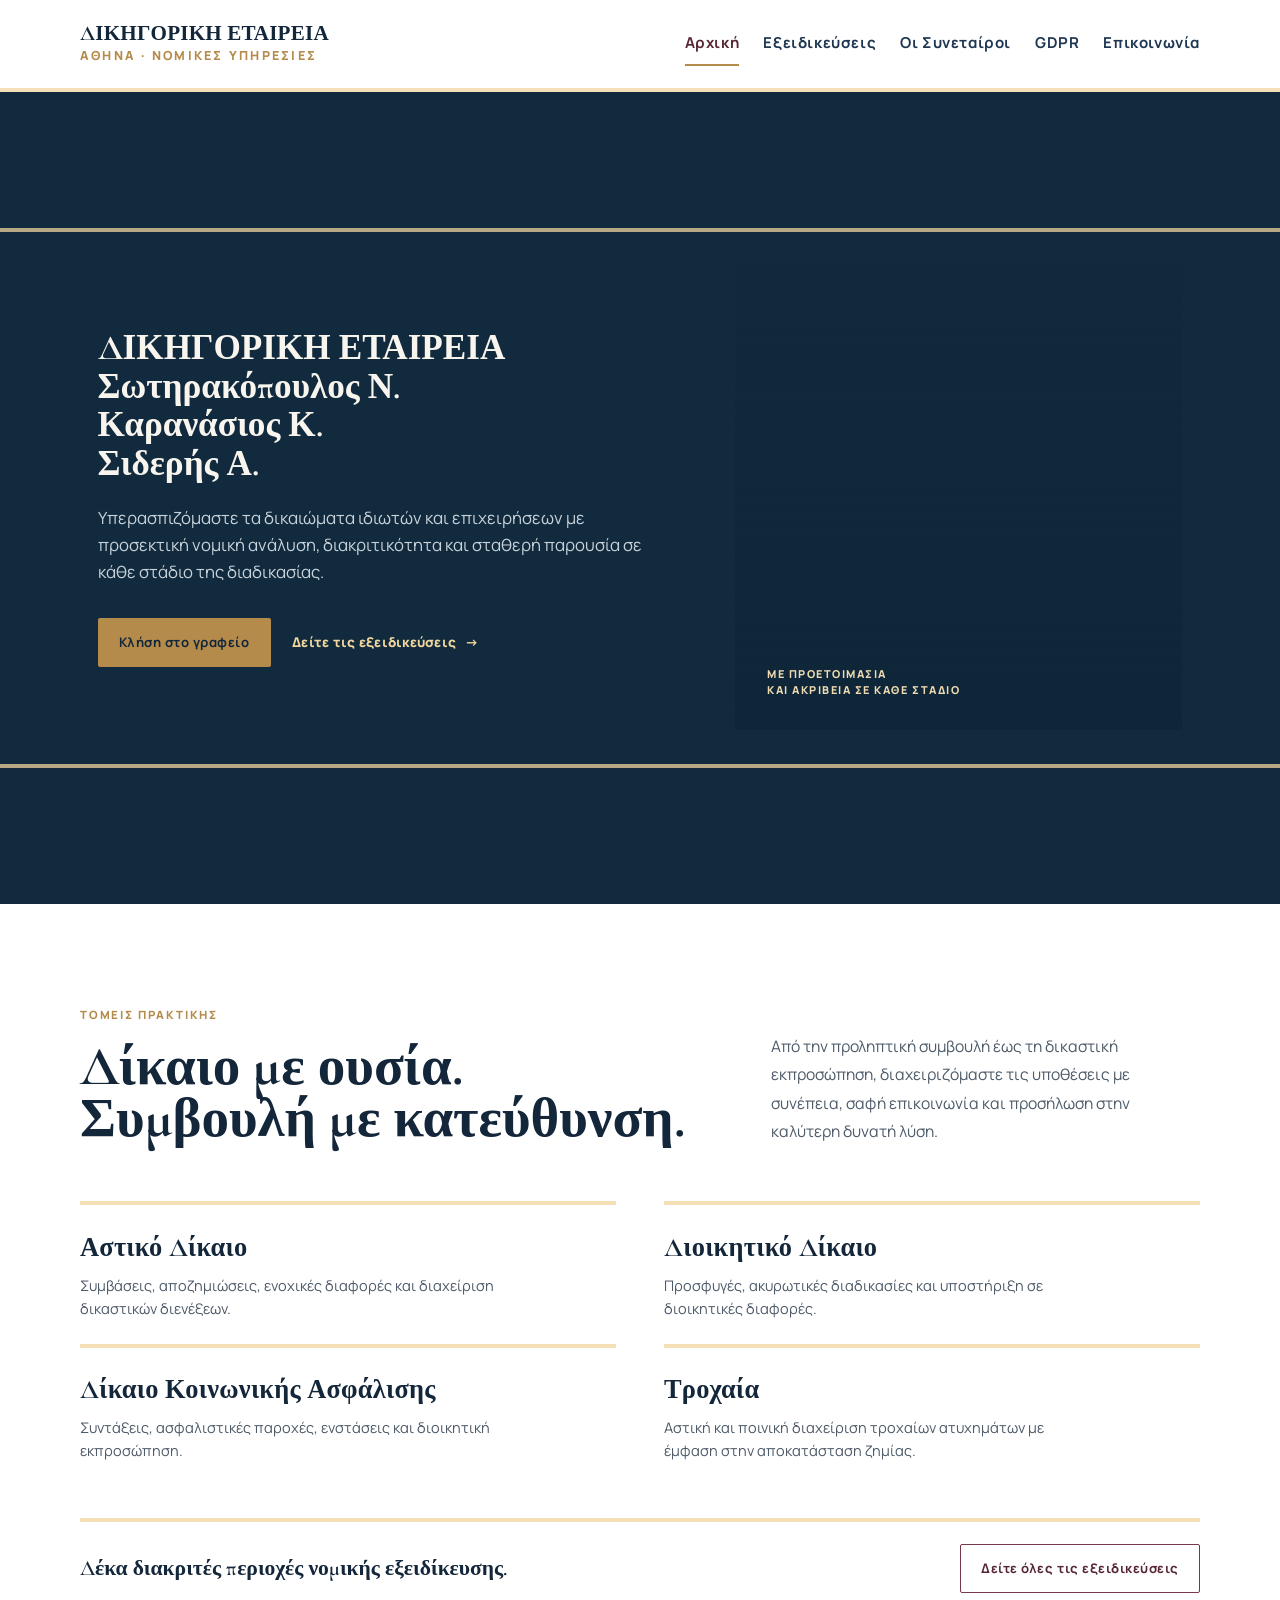
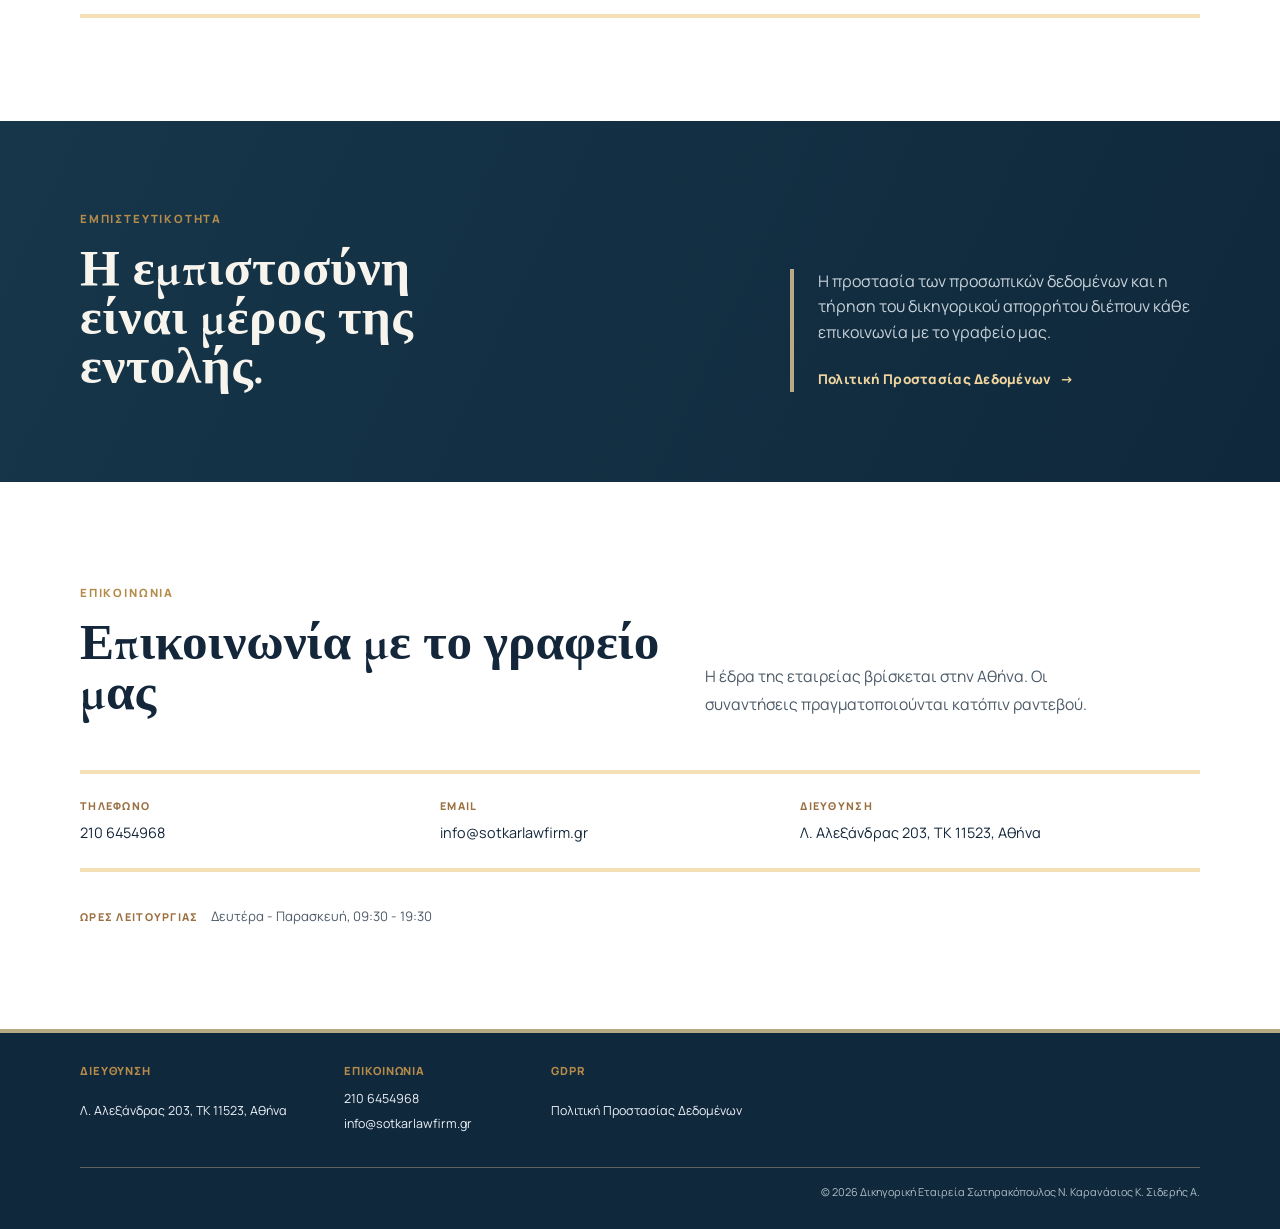
<file: index.html>
<!doctype html>
<html lang="el">
<head>
  <meta charset="utf-8">
  <meta name="viewport" content="width=device-width, initial-scale=1">
  <title>Δικηγορική Εταιρεία Σωτηρακόπουλος Ν. Καρανάσιος Κ. Σιδερής Α.</title>
  <meta name="description" content="Δικηγορική υποστήριξη υψηλού επιπέδου στην Αθήνα με εξειδίκευση σε αστικό, ποινικό, εργατικό και διοικητικό δίκαιο.">
  <meta property="og:locale" content="el_GR">
  <meta property="og:type" content="website">
  <meta property="og:site_name" content="Δικηγορική Εταιρεία Σωτηρακόπουλος Ν. Καρανάσιος Κ. Σιδερής Α.">
  <meta property="og:title" content="Δικηγορική Εταιρεία Σωτηρακόπουλος Ν. Καρανάσιος Κ. Σιδερής Α.">
  <meta property="og:description" content="Δικηγορική υποστήριξη υψηλού επιπέδου στην Αθήνα με εξειδίκευση σε αστικό, ποινικό, εργατικό και διοικητικό δίκαιο.">
  <meta name="twitter:card" content="summary">
  <link rel="icon" href="favicon.svg" type="image/svg+xml">
  <link rel="preconnect" href="https://fonts.googleapis.com">
  <link rel="preconnect" href="https://fonts.gstatic.com" crossorigin>
  <link href="https://fonts.googleapis.com/css2?family=Cormorant+Garamond:wght@500;600;700&family=Manrope:wght@400;500;700;800&display=swap" rel="stylesheet">
  <link rel="stylesheet" href="style.css?v=20260944">
</head>
<body>
  <header class="site-header">
    <div class="container navbar">
      <div class="brand">
        <h1 class="brand-title">ΔΙΚΗΓΟΡΙΚΗ ΕΤΑΙΡΕΙΑ</h1>
        <span class="brand-kicker">Αθήνα · Νομικές Υπηρεσίες</span>
      </div>
      <button class="menu-toggle" type="button" aria-expanded="false" aria-controls="main-navigation" aria-label="Άνοιγμα μενού">
        <span></span><span></span><span></span>
      </button>
      <nav class="nav-links" id="main-navigation" aria-label="Κύρια πλοήγηση">
        <a class="active" href="index.html">Αρχική</a>
        <a href="specializations.html">Εξειδικεύσεις</a>
        <a href="owners.html">Οι Συνεταίροι</a>
        <a href="gdpr.html">GDPR</a>
        <a href="#contact">Επικοινωνία</a>
      </nav>
    </div>
  </header>

  <main>
    <section class="hero hero-home">
      <div class="container hero-grid">
        <div class="hero-copy reveal-up">
          <h1 class="hero-firm-title"><span>ΔΙΚΗΓΟΡΙΚΗ ΕΤΑΙΡΕΙΑ</span><span>Σωτηρακόπουλος Ν.</span><span>Καρανάσιος Κ.</span><span>Σιδερής Α.</span></h1>
          <p class="hero-lead">
            Υπερασπιζόμαστε τα δικαιώματα ιδιωτών και επιχειρήσεων με προσεκτική νομική ανάλυση,
            διακριτικότητα και σταθερή παρουσία σε κάθε στάδιο της διαδικασίας.
          </p>
          <div class="hero-actions">
            <a class="button button-primary" href="tel:+302106454968">Κλήση στο γραφείο</a>
            <a class="text-link" href="specializations.html">Δείτε τις εξειδικεύσεις <span aria-hidden="true">→</span></a>
          </div>
        </div>
        <div class="hero-visual reveal-up" role="img" aria-label="Άγαλμα της Θέμιδος με ζυγαριά δικαιοσύνης">
          <div class="hero-visual-caption">Με προετοιμασία<br>και ακρίβεια σε κάθε στάδιο</div>
        </div>
      </div>
    </section>

    <section class="section practice-section">
      <div class="container">
        <div class="section-heading">
          <div>
            <p class="eyebrow">Τομείς Πρακτικής</p>
            <h2>Δίκαιο με ουσία.<br>Συμβουλή με κατεύθυνση.</h2>
          </div>
          <p class="section-intro">
            Από την προληπτική συμβουλή έως τη δικαστική εκπροσώπηση, διαχειριζόμαστε τις υποθέσεις με συνέπεια,
            σαφή επικοινωνία και προσήλωση στην καλύτερη δυνατή λύση.
          </p>
        </div>

        <div class="practice-grid">
          <article class="practice-card reveal-up"><h3>Αστικό Δίκαιο</h3><p>Συμβάσεις, αποζημιώσεις, ενοχικές διαφορές και διαχείριση δικαστικών διενέξεων.</p></article>
          <article class="practice-card reveal-up"><h3>Διοικητικό Δίκαιο</h3><p>Προσφυγές, ακυρωτικές διαδικασίες και υποστήριξη σε διοικητικές διαφορές.</p></article>
          <article class="practice-card reveal-up"><h3>Δίκαιο Κοινωνικής Ασφάλισης</h3><p>Συντάξεις, ασφαλιστικές παροχές, ενστάσεις και διοικητική εκπροσώπηση.</p></article>
          <article class="practice-card reveal-up"><h3>Τροχαία</h3><p>Αστική και ποινική διαχείριση τροχαίων ατυχημάτων με έμφαση στην αποκατάσταση ζημίας.</p></article>
        </div>

        <div class="cta-band">
          <strong>Δέκα διακριτές περιοχές νομικής εξειδίκευσης.</strong>
          <a class="button button-ghost" href="specializations.html">Δείτε όλες τις εξειδικεύσεις</a>
        </div>
      </div>
    </section>

    <section class="assurance-section">
      <div class="container">
        <div class="assurance-copy">
          <p class="eyebrow">Εμπιστευτικότητα</p>
          <h2><span>Η εμπιστοσύνη</span><span>είναι μέρος της</span><span>εντολής.</span></h2>
        </div>
        <div class="assurance-details">
          <p>Η προστασία των προσωπικών δεδομένων και η τήρηση του δικηγορικού απορρήτου διέπουν κάθε επικοινωνία με το γραφείο μας.</p>
          <a class="text-link text-link-light" href="gdpr.html">Πολιτική Προστασίας Δεδομένων <span aria-hidden="true">→</span></a>
        </div>
      </div>
    </section>

    <section class="section contact-section" id="contact">
      <div class="container contact-layout">
        <div class="contact-heading">
          <div>
            <p class="eyebrow">Επικοινωνία</p>
            <h2>Επικοινωνία με το γραφείο μας</h2>
          </div>
          <p class="section-intro">Η έδρα της εταιρείας βρίσκεται στην Αθήνα. Οι συναντήσεις πραγματοποιούνται κατόπιν ραντεβού.</p>
        </div>
        <div class="contact-grid">
          <article class="contact-card">
            <div><span>Τηλέφωνο</span><a class="contact-primary" href="tel:+302106454968">210 6454968</a></div>
            <div><span>Email</span><a href="mailto:info@sotkarlawfirm.gr">info@sotkarlawfirm.gr</a></div>
            <div><span>Διεύθυνση</span><a href="https://www.google.com/maps/search/?api=1&query=%CE%9B.%20%CE%91%CE%BB%CE%B5%CE%BE%CE%AC%CE%BD%CE%B4%CF%81%CE%B1%CF%82%20203%2C%20%CE%91%CE%B8%CE%AE%CE%BD%CE%B1%2011523" target="_blank" rel="noopener">Λ. Αλεξάνδρας 203, ΤΚ 11523, Αθήνα</a></div>
          </article>
          <p class="opening-times"><span>Ώρες λειτουργίας</span>Δευτέρα - Παρασκευή, 09:30 - 19:30</p>
        </div>
      </div>
    </section>
  </main>

  <footer class="site-footer">
    <div class="container footer-layout">
      <div class="footer-details">
        <section class="footer-section"><p class="footer-label">Διεύθυνση</p><a href="https://www.google.com/maps/search/?api=1&query=%CE%9B.%20%CE%91%CE%BB%CE%B5%CE%BE%CE%AC%CE%BD%CE%B4%CF%81%CE%B1%CF%82%20203%2C%20%CE%91%CE%B8%CE%AE%CE%BD%CE%B1%2011523" target="_blank" rel="noopener">Λ. Αλεξάνδρας 203, ΤΚ 11523, Αθήνα</a></section>
        <section class="footer-section"><p class="footer-label">Επικοινωνία</p><a href="tel:+302106454968">210 6454968</a><a href="mailto:info@sotkarlawfirm.gr">info@sotkarlawfirm.gr</a></section>
        <section class="footer-section"><p class="footer-label">GDPR</p><a href="gdpr.html">Πολιτική Προστασίας Δεδομένων</a></section>
      </div>
      <p class="footer-copyright">© 2026 Δικηγορική Εταιρεία Σωτηρακόπουλος Ν. Καρανάσιος Κ. Σιδερής Α.</p>
    </div>
  </footer>
  <script src="site.js"></script>
</body>
</html>
</file>
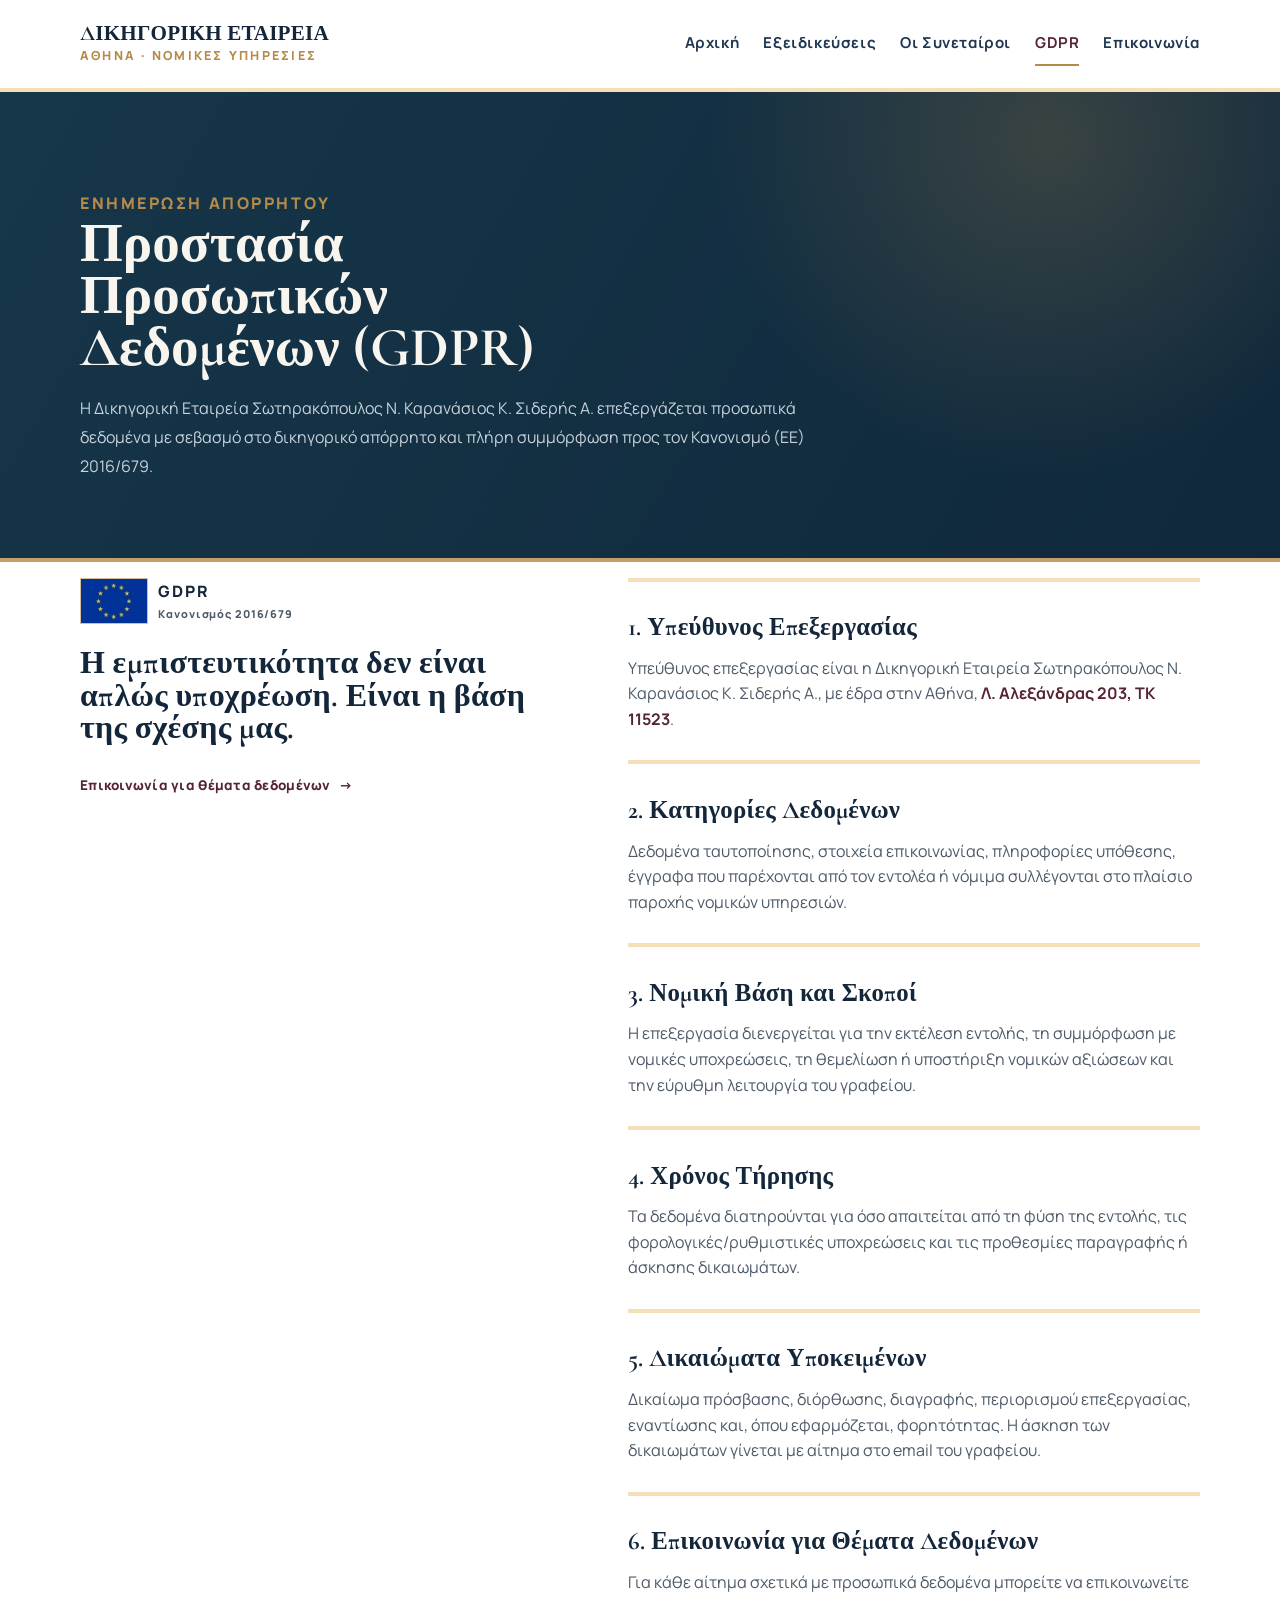
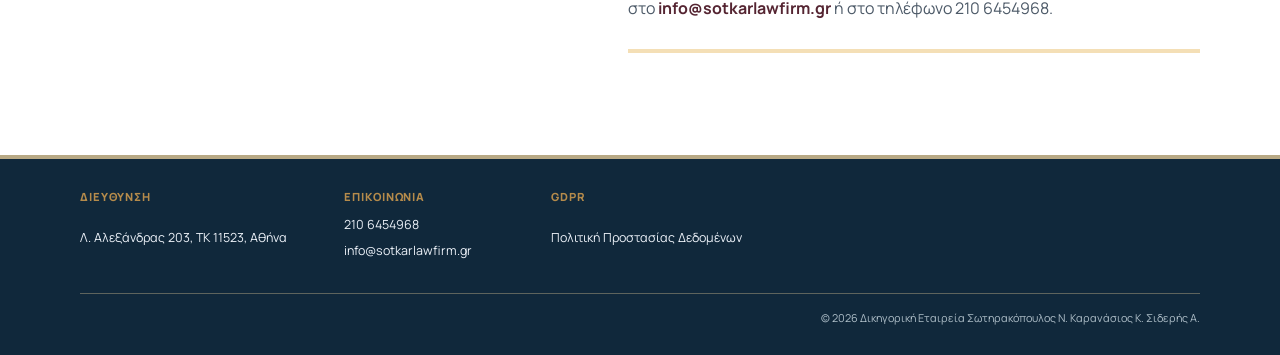
<file: gdpr.html>
<!doctype html>
<html lang="el">
<head>
  <meta charset="utf-8">
  <meta name="viewport" content="width=device-width, initial-scale=1">
  <title>GDPR | Δικηγορική Εταιρεία Σωτηρακόπουλος Ν. Καρανάσιος Κ. Σιδερής Α.</title>
  <meta name="description" content="Ενημέρωση για την επεξεργασία προσωπικών δεδομένων σύμφωνα με τον GDPR από τη Δικηγορική Εταιρεία Σωτηρακόπουλος Ν. Καρανάσιος Κ. Σιδερής Α.">
  <meta property="og:locale" content="el_GR">
  <meta property="og:type" content="website">
  <meta property="og:site_name" content="Δικηγορική Εταιρεία Σωτηρακόπουλος Ν. Καρανάσιος Κ. Σιδερής Α.">
  <meta property="og:title" content="GDPR | Δικηγορική Εταιρεία Σωτηρακόπουλος Ν. Καρανάσιος Κ. Σιδερής Α.">
  <meta property="og:description" content="Ενημέρωση για την επεξεργασία προσωπικών δεδομένων σύμφωνα με τον GDPR από τη Δικηγορική Εταιρεία Σωτηρακόπουλος Ν. Καρανάσιος Κ. Σιδερής Α.">
  <meta name="twitter:card" content="summary">
  <link rel="icon" href="favicon.svg" type="image/svg+xml">
  <link rel="preconnect" href="https://fonts.googleapis.com">
  <link rel="preconnect" href="https://fonts.gstatic.com" crossorigin>
  <link href="https://fonts.googleapis.com/css2?family=Cormorant+Garamond:wght@500;600;700&family=Manrope:wght@400;500;700;800&display=swap" rel="stylesheet">
  <link rel="stylesheet" href="style.css?v=20260944">
</head>
<body>
  <header class="site-header">
    <div class="container navbar">
      <div class="brand">
        <h1 class="brand-title">ΔΙΚΗΓΟΡΙΚΗ ΕΤΑΙΡΕΙΑ</h1>
        <span class="brand-kicker">Αθήνα · Νομικές Υπηρεσίες</span>
      </div>
      <button class="menu-toggle" type="button" aria-expanded="false" aria-controls="main-navigation" aria-label="Άνοιγμα μενού">
        <span></span><span></span><span></span>
      </button>
      <nav class="nav-links" id="main-navigation" aria-label="Κύρια πλοήγηση">
        <a href="index.html">Αρχική</a>
        <a href="specializations.html">Εξειδικεύσεις</a>
        <a href="owners.html">Οι Συνεταίροι</a>
        <a class="active" href="gdpr.html">GDPR</a>
        <a href="index.html#contact">Επικοινωνία</a>
      </nav>
    </div>
  </header>

  <main>
    <section class="page-hero privacy-page-hero">
      <div class="container">
      <p class="eyebrow">Ενημέρωση Απορρήτου</p>
        <h2>Προστασία Προσωπικών Δεδομένων (GDPR)</h2>
        <p>
          Η Δικηγορική Εταιρεία Σωτηρακόπουλος Ν. Καρανάσιος Κ. Σιδερής Α. επεξεργάζεται προσωπικά δεδομένα
          με σεβασμό στο δικηγορικό απόρρητο και πλήρη συμμόρφωση προς τον Κανονισμό (ΕΕ) 2016/679.
        </p>
      </div>
    </section>

    <section class="section privacy-section" style="padding-top: 1rem;">
      <div class="container privacy-layout">
        <aside class="privacy-aside">
          <div class="eu-gdpr-mark" aria-label="European Union General Data Protection Regulation">
            <img src="EU%20Flag.jpg" alt="Σημαία της Ευρωπαϊκής Ένωσης">
            <span>GDPR<small>Κανονισμός 2016/679</small></span>
          </div>
          <h3>Η εμπιστευτικότητα δεν είναι απλώς υποχρέωση. Είναι η βάση της σχέσης μας.</h3>
          <a class="text-link" href="mailto:info@sotkarlawfirm.gr">Επικοινωνία για θέματα δεδομένων <span aria-hidden="true">→</span></a>
        </aside>
        <div class="privacy-notice">
          <article class="gdpr-box reveal-up">
          <h3>1. Υπεύθυνος Επεξεργασίας</h3>
          <p>
            Υπεύθυνος επεξεργασίας είναι η Δικηγορική Εταιρεία Σωτηρακόπουλος Ν. Καρανάσιος Κ. Σιδερής Α.,
            με έδρα στην Αθήνα, <a href="https://www.google.com/maps/search/?api=1&query=%CE%9B.%20%CE%91%CE%BB%CE%B5%CE%BE%CE%AC%CE%BD%CE%B4%CF%81%CE%B1%CF%82%20203%2C%20%CE%91%CE%B8%CE%AE%CE%BD%CE%B1%2011523" target="_blank" rel="noopener">Λ. Αλεξάνδρας 203, ΤΚ 11523</a>.
          </p>
          </article>

          <article class="gdpr-box reveal-up">
          <h3>2. Κατηγορίες Δεδομένων</h3>
          <p>
            Δεδομένα ταυτοποίησης, στοιχεία επικοινωνίας, πληροφορίες υπόθεσης, έγγραφα που παρέχονται
            από τον εντολέα ή νόμιμα συλλέγονται στο πλαίσιο παροχής νομικών υπηρεσιών.
          </p>
          </article>

          <article class="gdpr-box reveal-up">
          <h3>3. Νομική Βάση και Σκοποί</h3>
          <p>
            Η επεξεργασία διενεργείται για την εκτέλεση εντολής, τη συμμόρφωση με νομικές υποχρεώσεις,
            τη θεμελίωση ή υποστήριξη νομικών αξιώσεων και την εύρυθμη λειτουργία του γραφείου.
          </p>
          </article>

          <article class="gdpr-box reveal-up">
          <h3>4. Χρόνος Τήρησης</h3>
          <p>
            Τα δεδομένα διατηρούνται για όσο απαιτείται από τη φύση της εντολής, τις φορολογικές/ρυθμιστικές
            υποχρεώσεις και τις προθεσμίες παραγραφής ή άσκησης δικαιωμάτων.
          </p>
          </article>

          <article class="gdpr-box reveal-up">
          <h3>5. Δικαιώματα Υποκειμένων</h3>
          <p>
            Δικαίωμα πρόσβασης, διόρθωσης, διαγραφής, περιορισμού επεξεργασίας, εναντίωσης και,
            όπου εφαρμόζεται, φορητότητας. Η άσκηση των δικαιωμάτων γίνεται με αίτημα στο email του γραφείου.
          </p>
          </article>

          <article class="gdpr-box reveal-up">
          <h3>6. Επικοινωνία για Θέματα Δεδομένων</h3>
          <p>
            Για κάθε αίτημα σχετικά με προσωπικά δεδομένα μπορείτε να επικοινωνείτε στο
            <a href="mailto:info@sotkarlawfirm.gr">info@sotkarlawfirm.gr</a> ή στο τηλέφωνο 210 6454968.
          </p>
          </article>
        </div>
      </div>
    </section>
  </main>

  <footer class="site-footer">
    <div class="container footer-layout">
      <div class="footer-details">
        <section class="footer-section"><p class="footer-label">Διεύθυνση</p><a href="https://www.google.com/maps/search/?api=1&query=%CE%9B.%20%CE%91%CE%BB%CE%B5%CE%BE%CE%AC%CE%BD%CE%B4%CF%81%CE%B1%CF%82%20203%2C%20%CE%91%CE%B8%CE%AE%CE%BD%CE%B1%2011523" target="_blank" rel="noopener">Λ. Αλεξάνδρας 203, ΤΚ 11523, Αθήνα</a></section>
        <section class="footer-section"><p class="footer-label">Επικοινωνία</p><a href="tel:+302106454968">210 6454968</a><a href="mailto:info@sotkarlawfirm.gr">info@sotkarlawfirm.gr</a></section>
        <section class="footer-section"><p class="footer-label">GDPR</p><a href="gdpr.html">Πολιτική Προστασίας Δεδομένων</a></section>
      </div>
      <p class="footer-copyright">© 2026 Δικηγορική Εταιρεία Σωτηρακόπουλος Ν. Καρανάσιος Κ. Σιδερής Α.</p>
    </div>
  </footer>
  <script src="site.js"></script>
</body>
</html>
</file>
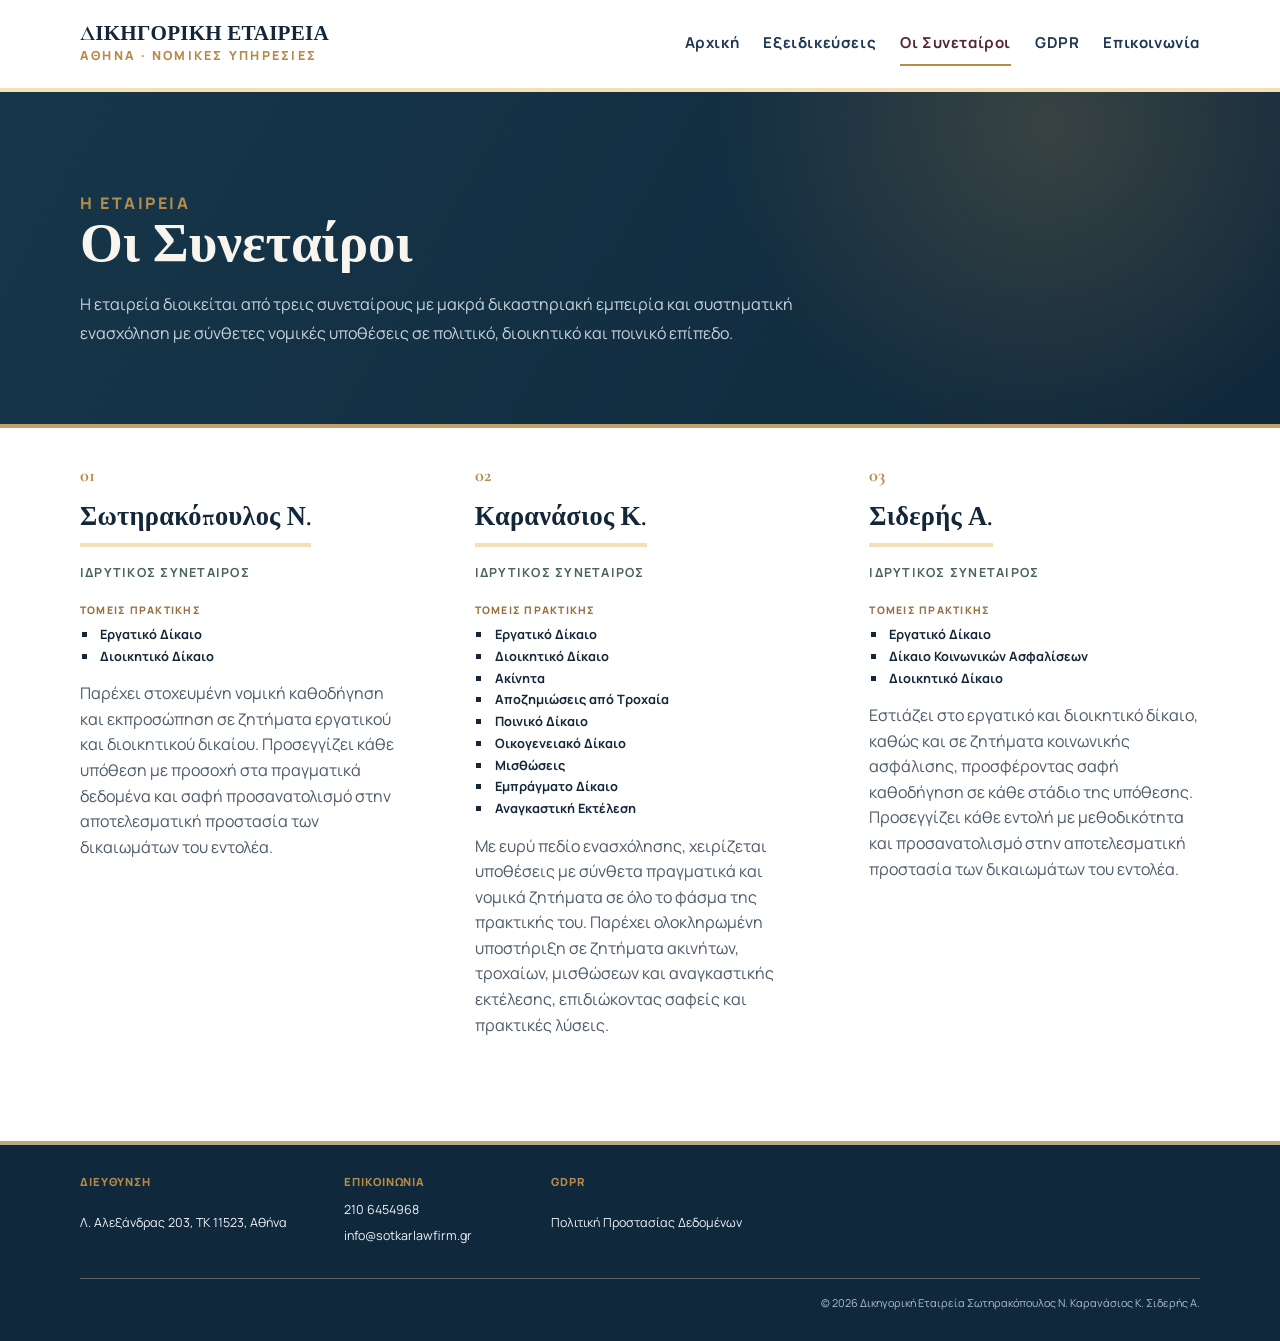
<file: owners.html>
<!doctype html>
<html lang="el">
<head>
  <meta charset="utf-8">
  <meta name="viewport" content="width=device-width, initial-scale=1">
  <title>Οι Συνεταίροι | Δικηγορική Εταιρεία Σωτηρακόπουλος Ν. Καρανάσιος Κ. Σιδερής Α.</title>
  <meta name="description" content="Παρουσίαση των τριών συνεταίρων της Δικηγορικής Εταιρείας Σωτηρακόπουλος Ν. Καρανάσιος Κ. Σιδερής Α.">
  <meta property="og:locale" content="el_GR">
  <meta property="og:type" content="website">
  <meta property="og:site_name" content="Δικηγορική Εταιρεία Σωτηρακόπουλος Ν. Καρανάσιος Κ. Σιδερής Α.">
  <meta property="og:title" content="Οι Συνεταίροι | Δικηγορική Εταιρεία Σωτηρακόπουλος Ν. Καρανάσιος Κ. Σιδερής Α.">
  <meta property="og:description" content="Παρουσίαση των τριών συνεταίρων της Δικηγορικής Εταιρείας Σωτηρακόπουλος Ν. Καρανάσιος Κ. Σιδερής Α.">
  <meta name="twitter:card" content="summary">
  <link rel="icon" href="favicon.svg" type="image/svg+xml">
  <link rel="preconnect" href="https://fonts.googleapis.com">
  <link rel="preconnect" href="https://fonts.gstatic.com" crossorigin>
  <link href="https://fonts.googleapis.com/css2?family=Cormorant+Garamond:wght@500;600;700&family=Manrope:wght@400;500;700;800&display=swap" rel="stylesheet">
  <link rel="stylesheet" href="style.css?v=20260944">
</head>
<body>
  <header class="site-header">
    <div class="container navbar">
      <div class="brand">
        <h1 class="brand-title">ΔΙΚΗΓΟΡΙΚΗ ΕΤΑΙΡΕΙΑ</h1>
        <span class="brand-kicker">Αθήνα · Νομικές Υπηρεσίες</span>
      </div>
      <button class="menu-toggle" type="button" aria-expanded="false" aria-controls="main-navigation" aria-label="Άνοιγμα μενού">
        <span></span><span></span><span></span>
      </button>
      <nav class="nav-links" id="main-navigation" aria-label="Κύρια πλοήγηση">
        <a href="index.html">Αρχική</a>
        <a href="specializations.html">Εξειδικεύσεις</a>
        <a class="active" href="owners.html">Οι Συνεταίροι</a>
        <a href="gdpr.html">GDPR</a>
        <a href="index.html#contact">Επικοινωνία</a>
      </nav>
    </div>
  </header>

  <main>
    <section class="page-hero team-page-hero">
      <div class="container">
        <p class="eyebrow">Η Εταιρεία</p>
        <h2>Οι Συνεταίροι</h2>
        <p>
          Η εταιρεία διοικείται από τρεις συνεταίρους με μακρά δικαστηριακή εμπειρία και συστηματική ενασχόληση
          με σύνθετες νομικές υποθέσεις σε πολιτικό, διοικητικό και ποινικό επίπεδο.
        </p>
      </div>
    </section>

    <section class="section team-section" style="padding-top: 1rem;">
      <div class="container owner-grid">
        <article class="owner-card reveal-up">
          <div class="owner-content">
            <p class="owner-index">01</p>
            <h3>Σωτηρακόπουλος Ν.</h3>
            <p class="owner-role">Ιδρυτικός Συνεταίρος</p>
            <div class="owner-areas">
              <p>Τομείς πρακτικής</p>
              <ul>
                <li>Εργατικό Δίκαιο</li>
                <li>Διοικητικό Δίκαιο</li>
              </ul>
            </div>
            <p>
              Παρέχει στοχευμένη νομική καθοδήγηση και εκπροσώπηση σε ζητήματα εργατικού και διοικητικού δικαίου.
              Προσεγγίζει κάθε υπόθεση με προσοχή στα πραγματικά δεδομένα και σαφή προσανατολισμό στην αποτελεσματική προστασία των δικαιωμάτων του εντολέα.
            </p>
          </div>
        </article>

        <article class="owner-card reveal-up">
          <div class="owner-content">
            <p class="owner-index">02</p>
            <h3>Καρανάσιος Κ.</h3>
            <p class="owner-role">Ιδρυτικός Συνεταίρος</p>
            <div class="owner-areas">
              <p>Τομείς πρακτικής</p>
              <ul>
                <li>Εργατικό Δίκαιο</li>
                <li>Διοικητικό Δίκαιο</li>
                <li>Ακίνητα</li>
                <li>Αποζημιώσεις από Τροχαία</li>
                <li>Ποινικό Δίκαιο</li>
                <li>Οικογενειακό Δίκαιο</li>
                <li>Μισθώσεις</li>
                <li>Εμπράγματο Δίκαιο</li>
                <li>Αναγκαστική Εκτέλεση</li>
              </ul>
            </div>
            <p>
              Με ευρύ πεδίο ενασχόλησης, χειρίζεται υποθέσεις με σύνθετα πραγματικά και νομικά ζητήματα σε όλο το φάσμα της πρακτικής του.
              Παρέχει ολοκληρωμένη υποστήριξη σε ζητήματα ακινήτων, τροχαίων, μισθώσεων και αναγκαστικής εκτέλεσης, επιδιώκοντας σαφείς και πρακτικές λύσεις.
            </p>
          </div>
        </article>

        <article class="owner-card reveal-up">
          <div class="owner-content">
            <p class="owner-index">03</p>
            <h3>Σιδερής Α.</h3>
            <p class="owner-role">Ιδρυτικός Συνεταίρος</p>
            <div class="owner-areas">
              <p>Τομείς πρακτικής</p>
              <ul>
                <li>Εργατικό Δίκαιο</li>
                <li>Δίκαιο Κοινωνικών Ασφαλίσεων</li>
                <li>Διοικητικό Δίκαιο</li>
              </ul>
            </div>
            <p>
              Εστιάζει στο εργατικό και διοικητικό δίκαιο, καθώς και σε ζητήματα κοινωνικής ασφάλισης, προσφέροντας σαφή καθοδήγηση σε κάθε στάδιο της υπόθεσης.
              Προσεγγίζει κάθε εντολή με μεθοδικότητα και προσανατολισμό στην αποτελεσματική προστασία των δικαιωμάτων του εντολέα.
            </p>
          </div>
        </article>
      </div>
    </section>
  </main>

  <footer class="site-footer">
    <div class="container footer-layout">
      <div class="footer-details">
        <section class="footer-section"><p class="footer-label">Διεύθυνση</p><a href="https://www.google.com/maps/search/?api=1&query=%CE%9B.%20%CE%91%CE%BB%CE%B5%CE%BE%CE%AC%CE%BD%CE%B4%CF%81%CE%B1%CF%82%20203%2C%20%CE%91%CE%B8%CE%AE%CE%BD%CE%B1%2011523" target="_blank" rel="noopener">Λ. Αλεξάνδρας 203, ΤΚ 11523, Αθήνα</a></section>
        <section class="footer-section"><p class="footer-label">Επικοινωνία</p><a href="tel:+302106454968">210 6454968</a><a href="mailto:info@sotkarlawfirm.gr">info@sotkarlawfirm.gr</a></section>
        <section class="footer-section"><p class="footer-label">GDPR</p><a href="gdpr.html">Πολιτική Προστασίας Δεδομένων</a></section>
      </div>
      <p class="footer-copyright">© 2026 Δικηγορική Εταιρεία Σωτηρακόπουλος Ν. Καρανάσιος Κ. Σιδερής Α.</p>
    </div>
  </footer>
  <script src="site.js"></script>
</body>
</html>
</file>
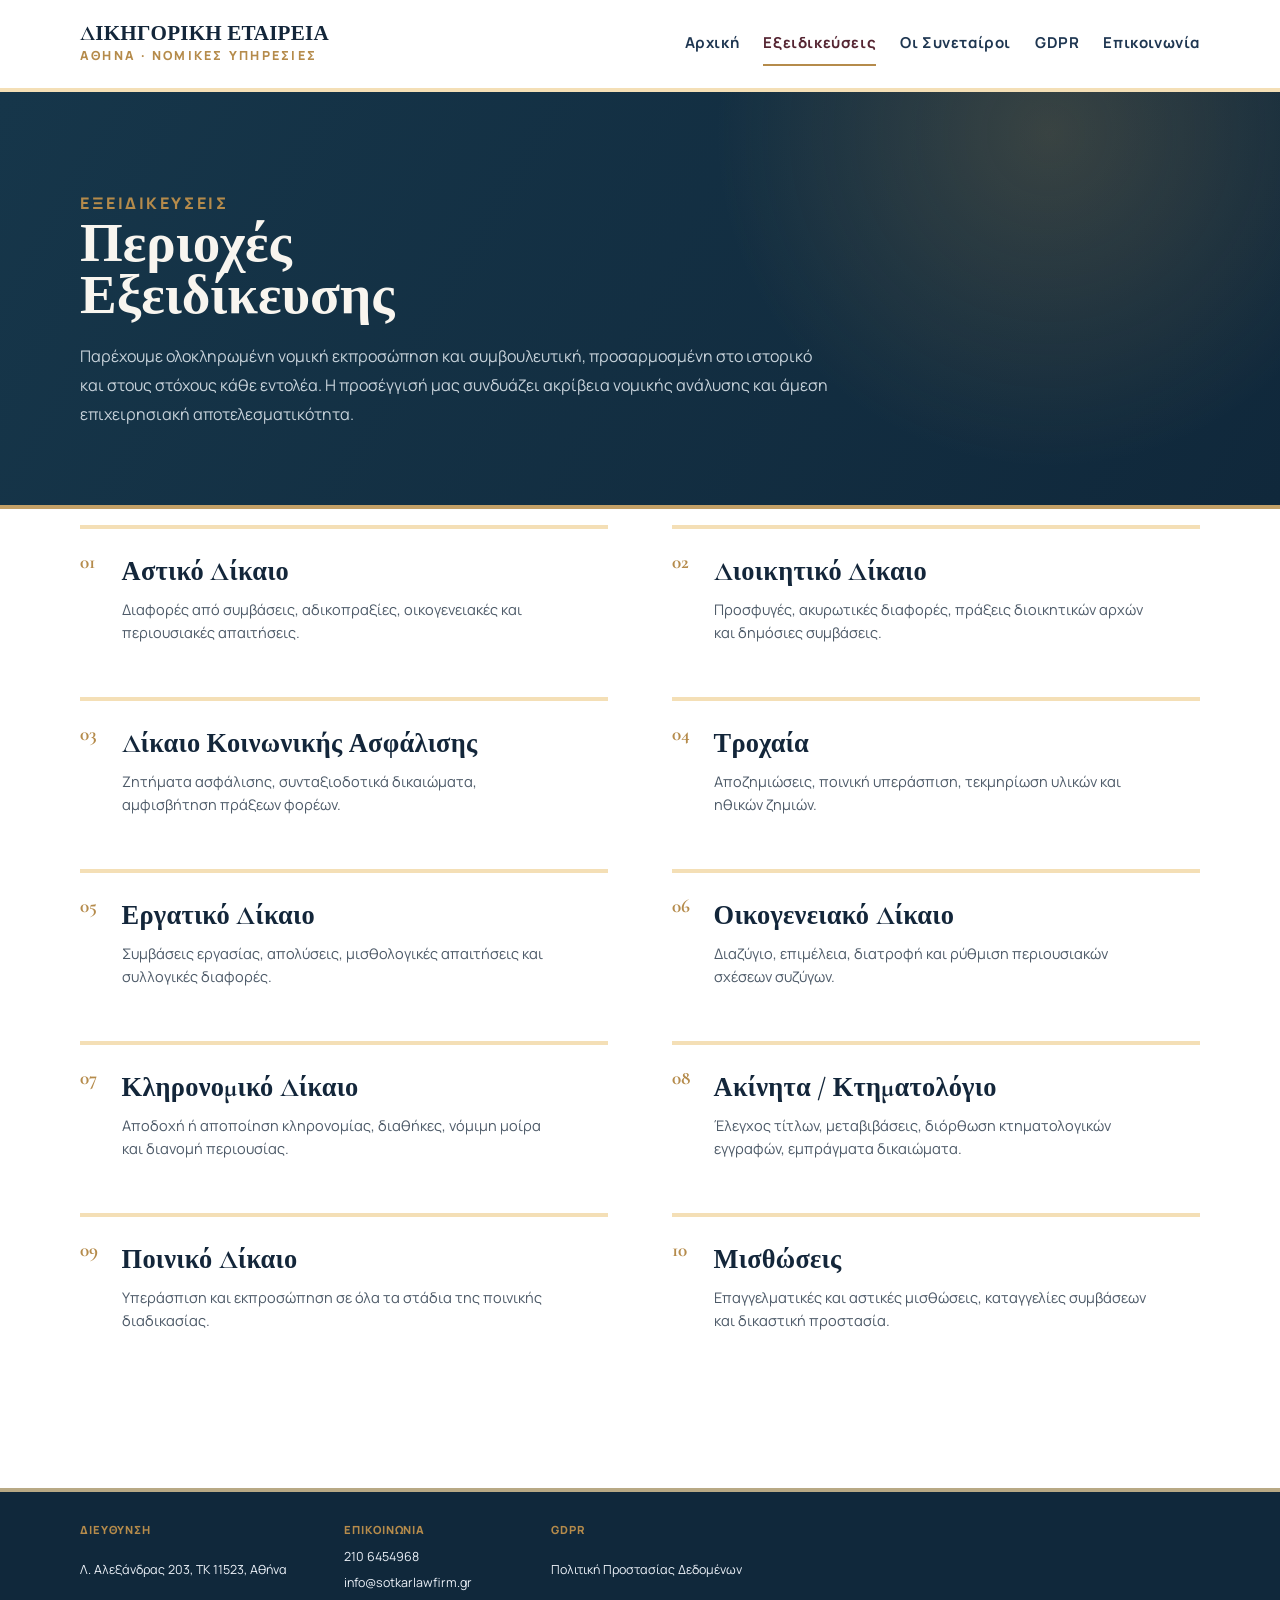
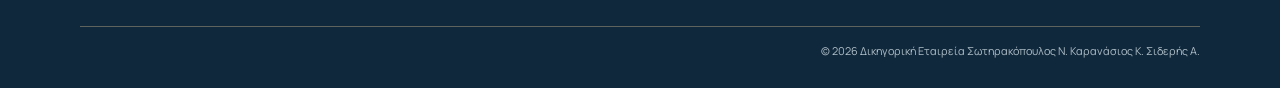
<file: specializations.html>
<!doctype html>
<html lang="el">
<head>
  <meta charset="utf-8">
  <meta name="viewport" content="width=device-width, initial-scale=1">
  <title>Εξειδικεύσεις | Δικηγορική Εταιρεία Σωτηρακόπουλος Ν. Καρανάσιος Κ. Σιδερής Α.</title>
  <meta name="description" content="Αναλυτική παρουσίαση των τομέων εξειδίκευσης της Δικηγορικής Εταιρείας Σωτηρακόπουλος Ν. Καρανάσιος Κ. Σιδερής Α.">
  <meta property="og:locale" content="el_GR">
  <meta property="og:type" content="website">
  <meta property="og:site_name" content="Δικηγορική Εταιρεία Σωτηρακόπουλος Ν. Καρανάσιος Κ. Σιδερής Α.">
  <meta property="og:title" content="Εξειδικεύσεις | Δικηγορική Εταιρεία Σωτηρακόπουλος Ν. Καρανάσιος Κ. Σιδερής Α.">
  <meta property="og:description" content="Αναλυτική παρουσίαση των τομέων εξειδίκευσης της Δικηγορικής Εταιρείας Σωτηρακόπουλος Ν. Καρανάσιος Κ. Σιδερής Α.">
  <meta name="twitter:card" content="summary">
  <link rel="icon" href="favicon.svg" type="image/svg+xml">
  <link rel="preconnect" href="https://fonts.googleapis.com">
  <link rel="preconnect" href="https://fonts.gstatic.com" crossorigin>
  <link href="https://fonts.googleapis.com/css2?family=Cormorant+Garamond:wght@500;600;700&family=Manrope:wght@400;500;700;800&display=swap" rel="stylesheet">
  <link rel="stylesheet" href="style.css?v=20260944">
</head>
<body>
  <header class="site-header">
    <div class="container navbar">
      <div class="brand">
        <h1 class="brand-title">ΔΙΚΗΓΟΡΙΚΗ ΕΤΑΙΡΕΙΑ</h1>
        <span class="brand-kicker">Αθήνα · Νομικές Υπηρεσίες</span>
      </div>
      <button class="menu-toggle" type="button" aria-expanded="false" aria-controls="main-navigation" aria-label="Άνοιγμα μενού">
        <span></span><span></span><span></span>
      </button>
      <nav class="nav-links" id="main-navigation" aria-label="Κύρια πλοήγηση">
        <a href="index.html">Αρχική</a>
        <a class="active" href="specializations.html">Εξειδικεύσεις</a>
        <a href="owners.html">Οι Συνεταίροι</a>
        <a href="gdpr.html">GDPR</a>
        <a href="index.html#contact">Επικοινωνία</a>
      </nav>
    </div>
  </header>

  <main>
    <section class="page-hero practice-page-hero">
      <div class="container">
        <p class="eyebrow">Εξειδικεύσεις</p>
        <h2>Περιοχές Εξειδίκευσης</h2>
        <p>
          Παρέχουμε ολοκληρωμένη νομική εκπροσώπηση και συμβουλευτική, προσαρμοσμένη στο ιστορικό και στους στόχους κάθε εντολέα.
          Η προσέγγισή μας συνδυάζει ακρίβεια νομικής ανάλυσης και άμεση επιχειρησιακή αποτελεσματικότητα.
        </p>
      </div>
    </section>

    <section class="section practice-page-content" style="padding-top: 1rem;">
      <div class="container">
        <div class="practice-grid">
          <article class="practice-card reveal-up"><span class="practice-number">01</span><h3>Αστικό Δίκαιο</h3><p>Διαφορές από συμβάσεις, αδικοπραξίες, οικογενειακές και περιουσιακές απαιτήσεις.</p></article>
          <article class="practice-card reveal-up"><span class="practice-number">02</span><h3>Διοικητικό Δίκαιο</h3><p>Προσφυγές, ακυρωτικές διαφορές, πράξεις διοικητικών αρχών και δημόσιες συμβάσεις.</p></article>
          <article class="practice-card reveal-up"><span class="practice-number">03</span><h3>Δίκαιο Κοινωνικής Ασφάλισης</h3><p>Ζητήματα ασφάλισης, συνταξιοδοτικά δικαιώματα, αμφισβήτηση πράξεων φορέων.</p></article>
          <article class="practice-card reveal-up"><span class="practice-number">04</span><h3>Τροχαία</h3><p>Αποζημιώσεις, ποινική υπεράσπιση, τεκμηρίωση υλικών και ηθικών ζημιών.</p></article>
          <article class="practice-card reveal-up"><span class="practice-number">05</span><h3>Εργατικό Δίκαιο</h3><p>Συμβάσεις εργασίας, απολύσεις, μισθολογικές απαιτήσεις και συλλογικές διαφορές.</p></article>
          <article class="practice-card reveal-up"><span class="practice-number">06</span><h3>Οικογενειακό Δίκαιο</h3><p>Διαζύγιο, επιμέλεια, διατροφή και ρύθμιση περιουσιακών σχέσεων συζύγων.</p></article>
          <article class="practice-card reveal-up"><span class="practice-number">07</span><h3>Κληρονομικό Δίκαιο</h3><p>Αποδοχή ή αποποίηση κληρονομίας, διαθήκες, νόμιμη μοίρα και διανομή περιουσίας.</p></article>
          <article class="practice-card reveal-up"><span class="practice-number">08</span><h3>Ακίνητα / Κτηματολόγιο</h3><p>Έλεγχος τίτλων, μεταβιβάσεις, διόρθωση κτηματολογικών εγγραφών, εμπράγματα δικαιώματα.</p></article>
          <article class="practice-card reveal-up"><span class="practice-number">09</span><h3>Ποινικό Δίκαιο</h3><p>Υπεράσπιση και εκπροσώπηση σε όλα τα στάδια της ποινικής διαδικασίας.</p></article>
          <article class="practice-card reveal-up"><span class="practice-number">10</span><h3>Μισθώσεις</h3><p>Επαγγελματικές και αστικές μισθώσεις, καταγγελίες συμβάσεων και δικαστική προστασία.</p></article>
        </div>
      </div>
    </section>
  </main>

  <footer class="site-footer">
    <div class="container footer-layout">
      <div class="footer-details">
        <section class="footer-section"><p class="footer-label">Διεύθυνση</p><a href="https://www.google.com/maps/search/?api=1&query=%CE%9B.%20%CE%91%CE%BB%CE%B5%CE%BE%CE%AC%CE%BD%CE%B4%CF%81%CE%B1%CF%82%20203%2C%20%CE%91%CE%B8%CE%AE%CE%BD%CE%B1%2011523" target="_blank" rel="noopener">Λ. Αλεξάνδρας 203, ΤΚ 11523, Αθήνα</a></section>
        <section class="footer-section"><p class="footer-label">Επικοινωνία</p><a href="tel:+302106454968">210 6454968</a><a href="mailto:info@sotkarlawfirm.gr">info@sotkarlawfirm.gr</a></section>
        <section class="footer-section"><p class="footer-label">GDPR</p><a href="gdpr.html">Πολιτική Προστασίας Δεδομένων</a></section>
      </div>
      <p class="footer-copyright">© 2026 Δικηγορική Εταιρεία Σωτηρακόπουλος Ν. Καρανάσιος Κ. Σιδερής Α.</p>
    </div>
  </footer>
  <script src="site.js"></script>
</body>
</html>
</file>
<file: style.css>
/* Core identity */
:root {
  --ink: #13263a;
  --ink-2: #1e3651;
  --wine: #783746;
  --wine-dark: #552532;
  --sage: #48655c;
  --paper: #f6f3ee;
  --paper-2: #ebe5db;
  --gold: #b58b4b;
  --gold-soft: #d4c39b;
  --site-rule: rgba(240, 213, 158, 0.75);
  --site-rule-width: 4px;
  --line: #c9b99f;
  --text: #24313d;
  --text-soft: #4d5a68;
  --white: #ffffff;
  --shadow: 0 18px 44px rgba(13, 27, 43, 0.18);
  --hero-scales-image: url("https://images.unsplash.com/photo-1589829545856-d10d557cf95f?auto=format&fit=crop&w=1200&q=85");
}

* {
  box-sizing: border-box;
}

html,
body {
  margin: 0;
  padding: 0;
}

body {
  font-family: "Manrope", "Segoe UI", sans-serif;
  color: var(--text);
  background: #fff;
  line-height: 1.6;
  overflow-x: hidden;
}

h1,
h2,
h3,
.brand-title {
  font-family: "Cormorant Garamond", Georgia, serif;
  letter-spacing: 0.01em;
  color: var(--ink);
  margin-top: 0;
}

a {
  color: inherit;
  text-decoration: none;
}

.container {
  width: min(1120px, calc(100% - 2.4rem));
  margin: 0 auto;
}

.site-header {
  position: sticky;
  top: 0;
  z-index: 100;
  background: #fff;
  border-bottom: 3px solid var(--wine);
}

.topline {
  padding: 0.55rem 0;
  border-bottom: 1px solid rgba(184, 156, 97, 0.28);
  color: var(--text-soft);
  font-size: 0.92rem;
}

.topline .container {
  display: flex;
  justify-content: flex-end;
  align-items: center;
  gap: 1rem;
}

.navbar {
  display: flex;
  align-items: center;
  justify-content: space-between;
  padding: 1rem 0;
  gap: 1rem;
}

.brand {
  display: flex;
  flex-direction: column;
  gap: 0.2rem;
}

.brand-kicker {
  font-size: 0.74rem;
  letter-spacing: 0.24em;
  text-transform: uppercase;
  color: var(--wine);
}

.brand-title {
  font-size: clamp(1.25rem, 2vw, 1.72rem);
  margin: 0;
  line-height: 1.15;
  overflow-wrap: anywhere;
}

.brand-email {
  font-size: 0.9rem;
  color: var(--text-soft);
  overflow-wrap: anywhere;
}

.nav-links {
  display: flex;
  align-items: center;
  gap: 1.2rem;
  flex-wrap: wrap;
  margin-left: auto;
}

.nav-links a {
  font-weight: 700;
  color: var(--ink-2);
  padding-bottom: 0.18rem;
  border-bottom: 2px solid transparent;
  transition: border-color 0.2s ease, color 0.2s ease;
}

.nav-links a:hover,
.nav-links a.active {
  border-color: var(--wine);
  color: var(--ink);
}

.menu-toggle {
  display: none;
  border: 1px solid var(--ink);
  background: transparent;
  color: var(--ink);
  cursor: pointer;
  height: 2.65rem;
  padding: 0.65rem;
  position: relative;
  width: 2.65rem;
}

.menu-toggle:hover,
.menu-toggle:focus-visible {
  background: var(--ink);
  color: var(--white);
}

.menu-toggle span {
  background: currentColor;
  display: block;
  height: 1px;
  left: 0.62rem;
  position: absolute;
  transition: transform 0.2s ease, opacity 0.2s ease;
  width: 1.35rem;
}

.menu-toggle span:nth-child(1) {
  top: 0.82rem;
}

.menu-toggle span:nth-child(2) {
  top: 1.3rem;
}

.menu-toggle span:nth-child(3) {
  top: 1.78rem;
}

.menu-toggle.is-open span:nth-child(1) {
  transform: translateY(0.48rem) rotate(45deg);
}

.menu-toggle.is-open span:nth-child(2) {
  opacity: 0;
}

.menu-toggle.is-open span:nth-child(3) {
  transform: translateY(-0.48rem) rotate(-45deg);
}

.hero {
  position: relative;
  overflow: hidden;
  padding: 5.6rem 0 4.4rem;
  background:
    radial-gradient(circle at 12% 18%, rgba(181, 139, 75, 0.28), transparent 36%),
    radial-gradient(circle at 84% 8%, rgba(120, 55, 70, 0.16), transparent 33%),
    linear-gradient(120deg, #fbf9f5 0%, #f1e9de 48%, #e2d6c7 100%);
  border-bottom: 1px solid var(--line);
}

.hero-grid {
  display: grid;
  gap: 2.2rem;
  grid-template-columns: 1.2fr 0.8fr;
  align-items: end;
}

.hero h1 {
  font-size: clamp(2.3rem, 5vw, 3.9rem);
  margin-bottom: 0.7rem;
  line-height: 1.03;
}

.hero p {
  margin: 0;
  max-width: 64ch;
  font-size: 1.08rem;
  color: var(--text-soft);
}

.hero-panel {
  background: linear-gradient(145deg, var(--ink) 0%, var(--ink-2) 65%, var(--sage) 160%);
  color: #e7d9bb;
  border: 1px solid rgba(212, 195, 155, 0.32);
  border-radius: 16px;
  padding: 1.5rem;
  box-shadow: var(--shadow);
}

.hero-panel h3 {
  color: var(--gold-soft);
  margin-bottom: 0.5rem;
  font-size: 1.6rem;
}

.hero-panel p {
  color: #d8deea;
  font-size: 0.98rem;
}

.section {
  padding: 4.4rem 0;
}

.section h2 {
  margin-bottom: 0.4rem;
  font-size: clamp(2rem, 3.4vw, 3rem);
}

.section-intro {
  margin-top: 0;
  color: var(--text-soft);
  max-width: 75ch;
}

.practice-grid,
.owner-grid,
.contact-grid {
  display: grid;
  gap: 1.2rem;
}

.practice-grid {
  margin-top: 1.6rem;
  grid-template-columns: repeat(2, minmax(0, 1fr));
}

.practice-card {
  background: var(--white);
  border: 1px solid #d8cbb4;
  border-top: 4px solid var(--gold);
  border-radius: 14px;
  padding: 1.2rem 1.15rem;
  box-shadow: 0 10px 24px rgba(17, 33, 50, 0.08);
  transform: translateY(0);
  transition: transform 0.25s ease, box-shadow 0.25s ease;
}

.practice-card:hover {
  transform: translateY(-4px);
  box-shadow: 0 14px 28px rgba(17, 33, 50, 0.13);
}

.practice-card:nth-child(2n) {
  border-top-color: var(--wine);
}

.practice-card:nth-child(3n) {
  border-top-color: var(--sage);
}

.practice-card:nth-child(2n) h3 {
  color: var(--wine-dark);
}

.practice-card:nth-child(3n) h3 {
  color: var(--sage);
}

.practice-card h3 {
  margin-bottom: 0.4rem;
  font-size: 1.42rem;
}

.practice-card p {
  margin: 0;
  color: var(--text-soft);
}

.cta-band {
  margin-top: 1.6rem;
  background: linear-gradient(120deg, var(--wine-dark), var(--ink));
  border-radius: 16px;
  padding: 1.4rem;
  color: #e9edf4;
  display: flex;
  justify-content: space-between;
  align-items: center;
  gap: 1rem;
  flex-wrap: wrap;
}

.button {
  display: inline-block;
  font-weight: 700;
  border-radius: 999px;
  border: 1px solid transparent;
  padding: 0.68rem 1.15rem;
  transition: background-color 0.2s ease, color 0.2s ease, border-color 0.2s ease;
}

.button-primary {
  background: var(--gold);
  color: #172537;
}

.button-primary:hover {
  background: #ceb47b;
}

.button-ghost {
  border-color: rgba(233, 237, 244, 0.58);
  color: #edf2f9;
}

.button-ghost:hover {
  background: rgba(255, 255, 255, 0.08);
}

.owner-grid {
  margin-top: 1.6rem;
  grid-template-columns: repeat(2, minmax(0, 1fr));
}

.owner-card {
  background: var(--white);
  border: 1px solid #d8cbb4;
  border-radius: 16px;
  overflow: hidden;
  box-shadow: 0 14px 30px rgba(19, 38, 58, 0.1);
}

.owner-photo {
  aspect-ratio: 4 / 3;
  width: 100%;
  object-fit: cover;
  background: #e8e1d4;
}

.owner-content {
  padding: 1.1rem;
}

.owner-content h3 {
  margin-bottom: 0.25rem;
  font-size: 1.6rem;
}

.owner-role {
  margin: 0 0 0.6rem;
  text-transform: uppercase;
  letter-spacing: 0.1em;
  font-size: 0.78rem;
  color: var(--wine);
  font-weight: 700;
}

.owner-content p {
  margin: 0;
  color: var(--text-soft);
}

.gdpr-box {
  margin-top: 1.5rem;
  background: #fff;
  border: 1px solid #d8cbb4;
  border-left: 5px solid var(--wine);
  border-radius: 12px;
  padding: 1rem 1rem 0.9rem;
}

.gdpr-list {
  margin: 0.7rem 0 0;
  padding-left: 1.2rem;
}

.contact-grid {
  margin-top: 1.5rem;
  grid-template-columns: minmax(0, 1fr);
}

.contact-card {
  background: var(--white);
  border: 1px solid #d8cbb4;
  border-left: 5px solid var(--sage);
  border-radius: 14px;
  padding: 1.2rem;
}

.page-hero {
  padding: 4rem 0 2.4rem;
}

.page-hero p {
  max-width: 75ch;
  color: var(--text-soft);
}

.site-footer {
  margin-top: 2.8rem;
  border-top: 1px solid rgba(184, 156, 97, 0.42);
  background: #f1ecdf;
}

.site-footer .container {
  padding: 1.3rem 0;
  display: flex;
  flex-wrap: wrap;
  justify-content: space-between;
  gap: 0.7rem;
  color: #44515e;
  font-size: 0.93rem;
}

.reveal-up {
  opacity: 0;
  transform: translateY(16px);
  animation: revealUp 0.6s ease forwards;
}

.reveal-up:nth-child(2) {
  animation-delay: 0.1s;
}

.reveal-up:nth-child(3) {
  animation-delay: 0.2s;
}

.reveal-up:nth-child(4) {
  animation-delay: 0.3s;
}

@keyframes revealUp {
  to {
    opacity: 1;
    transform: translateY(0);
  }
}

@media (max-width: 960px) {
  .hero-grid,
  .contact-grid,
  .practice-grid,
  .owner-grid {
    grid-template-columns: 1fr;
  }

  .navbar {
    flex-direction: column;
    align-items: flex-start;
  }
}

@media (max-width: 820px) {
  .navbar {
    flex-direction: row;
    align-items: center;
    flex-wrap: wrap;
  }

  .brand {
    min-width: 0;
    flex: 1;
  }

  .menu-toggle {
    display: block;
    flex: 0 0 auto;
  }

  .nav-links {
    display: none;
    width: 100%;
    margin-left: 0;
    padding: 0.7rem 0 0.2rem;
    border-top: 1px solid rgba(184, 156, 97, 0.34);
  }

  .nav-links.is-open {
    display: flex;
  }
}

@media (max-width: 700px) {
  .container {
    width: min(100% - 1.5rem, 1120px);
  }

  .topline .container {
    flex-direction: column;
    align-items: flex-start;
    gap: 0.15rem;
  }

  .navbar {
    padding: 0.85rem 0;
    gap: 0.8rem;
  }

  .brand-title {
    font-size: clamp(1.18rem, 6vw, 1.45rem);
  }

  .nav-links {
    gap: 0.8rem;
    width: 100%;
  }

  .nav-links a {
    font-size: 0.9rem;
    min-height: 2rem;
  }

  .hero h1 {
    font-size: clamp(2rem, 10vw, 2.8rem);
  }

  .hero-panel,
  .contact-card,
  .practice-card,
  .owner-content,
  .gdpr-box {
    padding: 1rem;
  }

  .cta-band {
    align-items: stretch;
    flex-direction: column;
  }

  .cta-band .button,
  .hero-panel .button {
    text-align: center;
    width: 100%;
  }

  .section,
  .hero,
  .page-hero {
    padding-top: 3rem;
    padding-bottom: 3rem;
  }

  .site-footer .container {
    flex-direction: column;
    align-items: flex-start;
  }
}

/* Refined editorial layout */
.site-header {
  background: #fff;
  border-bottom: var(--site-rule-width) solid var(--site-rule);
}

.navbar {
  min-height: 5.5rem;
  padding: 0.8rem 0;
}

.brand {
  gap: 0.08rem;
}

.brand-kicker {
  color: var(--gold);
  font-size: 0.78rem;
  font-weight: 800;
  letter-spacing: 0.18em;
}

.brand-title {
  font-size: clamp(1.15rem, 1.65vw, 1.5rem);
  line-height: 1.05;
}

.brand-email {
  color: #65717a;
  font-size: 0.78rem;
}

.nav-links {
  gap: 1.5rem;
}

.nav-links a {
  font-size: 0.94rem;
  letter-spacing: 0.04em;
  padding: 0.55rem 0;
}

.nav-links a:hover,
.nav-links a.active {
  border-color: var(--gold);
  color: var(--wine-dark);
}

.hero-home {
  align-items: center;
  background: #112a3d;
  border: 0;
  display: flex;
  min-height: calc(100svh - 5.5rem);
  padding: clamp(3.75rem, 7vw, 6.5rem) 0;
}

.hero-grid {
  align-items: stretch;
  gap: clamp(2rem, 5vw, 5.5rem);
  grid-template-columns: minmax(0, 1fr) minmax(22rem, 0.78fr);
  padding: 1.1rem;
  position: relative;
}

.hero-grid::before {
  border-bottom: var(--site-rule-width) solid var(--site-rule);
  border-top: var(--site-rule-width) solid var(--site-rule);
  content: "";
  bottom: calc(1.1rem - 1cm);
  left: 50%;
  pointer-events: none;
  position: absolute;
  top: calc(1.1rem - 1cm);
  transform: translateX(-50%);
  width: 100vw;
  z-index: 2;
}

.hero-copy {
  align-self: center;
  padding: 1.5rem 0;
}

.eyebrow {
  color: var(--gold);
  font-size: 0.71rem;
  font-weight: 800;
  letter-spacing: 0.16em;
  margin: 0 0 1rem;
  text-transform: uppercase;
}

.hero h1 {
  color: #f8f5ef;
  font-size: clamp(3rem, 5.5vw, 5.15rem);
  letter-spacing: 0;
  line-height: 0.93;
  margin-bottom: 1.35rem;
  max-width: none;
}

.hero h1 span {
  display: block;
  white-space: nowrap;
}

.hero h1.hero-firm-title {
  font-size: clamp(1.15rem, 2.75vw, 2.5rem);
  line-height: 1.1;
  max-width: none;
}

.hero h1.hero-firm-title span {
  white-space: normal;
}

.hero .hero-lead {
  color: #c7d2da;
  font-size: 1.05rem;
  max-width: 55ch;
}

.hero-actions {
  align-items: center;
  display: flex;
  flex-wrap: wrap;
  gap: 1.35rem;
  margin-top: 2rem;
}

.button {
  border-radius: 2px;
  font-size: 0.82rem;
  letter-spacing: 0.04em;
  padding: 0.82rem 1.25rem;
}

.button-primary {
  background: var(--gold);
  color: #10263a;
}

.button-primary:hover {
  background: #d0ad72;
}

.text-link {
  color: var(--wine-dark);
  font-size: 0.84rem;
  font-weight: 800;
  letter-spacing: 0.02em;
}

.text-link span {
  display: inline-block;
  margin-left: 0.35rem;
  transition: transform 0.2s ease;
}

.text-link:hover span {
  transform: translateX(0.25rem);
}

.hero .text-link {
  color: #f0d59e;
}

.hero-visual {
  background:
    linear-gradient(180deg, rgba(14, 37, 55, 0.08), rgba(14, 37, 55, 0.72)),
    var(--hero-scales-image) center / cover;
  min-height: 29rem;
  overflow: hidden;
  position: relative;
}

.hero-visual-caption {
  bottom: 2rem;
  color: #efdbb2;
  font-family: "Manrope", sans-serif;
  font-size: 0.68rem;
  font-weight: 800;
  left: 2rem;
  letter-spacing: 0.14em;
  line-height: 1.45;
  position: absolute;
  text-transform: uppercase;
}

.section {
  padding: clamp(4.5rem, 8vw, 7.5rem) 0;
}

.practice-section {
  background: #fff;
}

.section-heading {
  align-items: end;
  display: grid;
  gap: 2rem;
  grid-template-columns: minmax(0, 1fr) minmax(18rem, 0.65fr);
}

.section h2,
.page-hero h2 {
  font-size: clamp(2.5rem, 4.3vw, 4rem);
  letter-spacing: 0;
  line-height: 0.95;
  margin: 0;
}

.section-intro {
  font-size: 0.98rem;
  line-height: 1.8;
  margin: 0;
}

.practice-grid {
  column-gap: 3rem;
  margin-top: 3.5rem;
  row-gap: 0;
}

.practice-card,
.practice-card:nth-child(2n),
.practice-card:nth-child(3n) {
  background: transparent;
  border: 0;
  border-radius: 0;
  border-top: var(--site-rule-width) solid var(--site-rule);
  box-shadow: none;
  padding: 1.35rem 0 1.45rem;
}

.practice-card:hover {
  box-shadow: none;
  transform: none;
}

.practice-card h3,
.practice-card:nth-child(2n) h3,
.practice-card:nth-child(3n) h3 {
  color: var(--ink);
  font-size: 1.65rem;
  margin-bottom: 0.3rem;
}

.practice-card p {
  font-size: 0.91rem;
  max-width: 48ch;
}

.cta-band {
  background: transparent;
  border-bottom: var(--site-rule-width) solid var(--site-rule);
  border-radius: 0;
  border-top: var(--site-rule-width) solid var(--site-rule);
  color: var(--ink);
  margin-top: 2rem;
  padding: 1.35rem 0;
}

.cta-band strong {
  font-family: "Cormorant Garamond", Georgia, serif;
  font-size: 1.35rem;
  font-weight: 600;
}

.button-ghost {
  border-color: var(--wine);
  color: var(--wine-dark);
}

.button-ghost:hover {
  background: var(--wine);
  color: #fff;
}

.assurance-section {
  background: linear-gradient(115deg, #16364a, #10283b);
  color: #edf0ee;
  padding: clamp(4rem, 7vw, 6.5rem) 0;
}

.assurance-section .container {
  align-items: end;
  display: grid;
  gap: 3rem;
  grid-template-columns: minmax(0, 1fr) minmax(18rem, 0.62fr);
}

.assurance-section h2 {
  color: #f7f4ed;
  font-size: clamp(2.5rem, 4vw, 3.8rem);
  line-height: 0.96;
  margin: 0;
  max-width: 22ch;
}

.assurance-section h2 span {
  display: block;
  white-space: nowrap;
}

.assurance-details {
  border-left: var(--site-rule-width) solid var(--site-rule);
  padding-left: 1.5rem;
}

.assurance-details p {
  color: #c7d2da;
  margin: 0 0 1.3rem;
}

.text-link-light {
  color: #f0d59e;
}

.contact-section {
  background: #fff;
  scroll-margin-top: 6.5rem;
}

.contact-layout {
  display: block;
}

.contact-heading {
  align-items: end;
  display: grid;
  gap: 2rem;
  grid-template-columns: minmax(0, 0.9fr) minmax(18rem, 0.75fr);
}

.contact-heading h2 {
  font-size: clamp(2.7rem, 4vw, 3.75rem);
  line-height: 0.98;
  margin: 0;
  max-width: none;
}

.contact-heading .section-intro {
  color: var(--text-soft);
  margin: 0;
  max-width: 43ch;
}

.contact-grid {
  margin-top: 3.25rem;
}

.contact-card {
  background: transparent;
  border-bottom: var(--site-rule-width) solid var(--site-rule);
  border-left: 0;
  border-right: 0;
  border-top: var(--site-rule-width) solid var(--site-rule);
  border-radius: 0;
  display: grid;
  column-gap: clamp(2rem, 5vw, 5rem);
  grid-template-columns: 1fr 1fr 1.35fr;
  row-gap: 0;
  padding: 1.5rem 0;
}

.contact-card div {
  border: 0;
  border-left: 0;
  border-right: 0;
  min-width: 0;
  padding: 0;
}

.contact-card div:first-child {
  background: transparent;
}

.contact-card span {
  color: #9b7040;
  display: block;
  font-size: 0.67rem;
  font-weight: 800;
  letter-spacing: 0.12em;
  margin-bottom: 0.35rem;
  text-transform: uppercase;
}

.contact-card a,
.contact-card .contact-value {
  color: var(--ink);
  display: block;
  font-size: 0.9rem;
  overflow-wrap: anywhere;
}

.contact-card div p {
  color: var(--text-soft);
  font-size: 0.78rem;
  line-height: 1.5;
  margin: 0.5rem 0 0;
}

.contact-card div:first-child span {
  color: #9b7040;
}

.contact-card div:first-child a {
  color: var(--ink);
}

.contact-card div:first-child p {
  color: var(--text-soft);
  font-size: 0.88rem;
  margin-top: 0.8rem;
}

.contact-card .contact-value {
  font-weight: 700;
  letter-spacing: 0;
  text-transform: none;
  white-space: nowrap;
}

.opening-times {
  color: var(--text-soft);
  font-size: 0.82rem;
  margin: 0.9rem 0 0;
}

.opening-times span {
  color: #9b7040;
  display: inline-block;
  font-size: 0.67rem;
  font-weight: 800;
  letter-spacing: 0.12em;
  margin-right: 0.8rem;
  text-transform: uppercase;
}

.page-hero {
  background: #fff;
  border-bottom: var(--site-rule-width) solid var(--site-rule);
  padding: clamp(3.5rem, 6vw, 5.5rem) 0;
}

.page-hero h2 {
  color: var(--ink);
  max-width: 15ch;
}

.page-hero p {
  font-size: 1rem;
  line-height: 1.8;
  margin: 1.25rem 0 0;
}

.page-hero .eyebrow {
  color: var(--gold);
}

.owner-card {
  border: 0;
  border-radius: 0;
  box-shadow: none;
}

.owner-content {
  border-top: var(--site-rule-width) solid var(--site-rule);
  padding: 1.35rem 0 0;
}

.owner-photo {
  filter: grayscale(1) contrast(1.05);
}

.gdpr-box {
  border-left-color: var(--gold);
  border-radius: 0;
  box-shadow: 0 12px 30px rgba(16, 40, 59, 0.06);
}

.site-footer {
  background: #10283b;
  border-top: var(--site-rule-width) solid var(--site-rule);
  margin-top: 0;
}

.site-footer .container {
  color: #c7d2da;
  font-size: 0.78rem;
  padding: 1.8rem 0;
}

.footer-layout {
  display: block;
}

.footer-details {
  display: grid;
  gap: 1rem;
  grid-template-columns: 1.3fr 1fr 1fr;
}

.footer-section {
  display: grid;
  gap: 0.35rem;
  justify-items: start;
}

.footer-label {
  color: var(--gold);
  font-size: 0.7rem;
  font-weight: 800;
  letter-spacing: 0.08em;
  margin: 0 0 0.2rem;
  text-transform: uppercase;
}

.footer-section a {
  color: #edf2f9;
  overflow-wrap: anywhere;
}

.footer-section a:hover {
  color: var(--gold);
}

.footer-copyright {
  border-top: 1px solid rgba(240, 213, 158, 0.35);
  color: #aebec8;
  display: block;
  font-size: 0.68rem;
  line-height: 1.5;
  margin: 1.35rem 0 0;
  padding-top: 1rem;
  text-align: right;
  width: 100%;
}

@media (max-width: 960px) {
  .hero-grid,
  .section-heading,
  .assurance-section .container {
    grid-template-columns: 1fr;
  }

  .hero-grid {
    max-width: 42rem;
  }

  .hero h1 {
    max-width: 14ch;
  }

  .hero-visual {
    min-height: 23rem;
  }

  .contact-card {
    column-gap: 2.5rem;
    grid-template-columns: repeat(2, minmax(0, 1fr));
    row-gap: 1.5rem;
  }

  .contact-card div:first-child {
    grid-column: auto;
  }

}

@media (max-width: 820px) {
  .nav-links {
    background: #fff;
    gap: 0;
    padding: 0.55rem 0;
  }

  .nav-links a {
    border-bottom: 0;
    padding: 0.72rem 0;
    width: 100%;
  }

  .menu-toggle {
    border-radius: 2px;
  }
}

@media (max-width: 700px) {
  .hero-home {
    padding: 3.5rem 0;
  }

  .hero-copy {
    padding: 0;
  }

  .hero h1 {
    font-size: clamp(2.45rem, 12.5vw, 3.45rem);
  }

  .hero-visual {
    min-height: 20rem;
  }

  .hero-visual-caption {
    bottom: 1.5rem;
    left: 1.5rem;
  }

  .hero-actions {
    align-items: flex-start;
    flex-direction: column;
  }

  .contact-card {
    grid-template-columns: 1fr;
    row-gap: 1.5rem;
    padding: 1.25rem 0;
  }

  .contact-heading {
    grid-template-columns: 1fr;
  }

  .contact-card div,
  .contact-card div:nth-child(3) {
    border: 0;
    padding: 0;
  }

  .contact-card div:first-child {
    padding-bottom: 0;
  }

  .contact-card {
    gap: 0;
  }
}

/* Inner-page editorial treatments */
.practice-page-hero,
.team-page-hero,
.privacy-page-hero {
  background:
    radial-gradient(circle at 82% 10%, rgba(181, 139, 75, 0.24), transparent 30%),
    linear-gradient(120deg, #16364a, #10283b);
  border-bottom-color: #c3a067;
}

.practice-page-hero h2,
.team-page-hero h2,
.privacy-page-hero h2 {
  color: #f8f5ef;
}

.practice-page-hero p:not(.eyebrow),
.team-page-hero p:not(.eyebrow),
.privacy-page-hero p:not(.eyebrow) {
  color: #c7d2da;
}

.practice-page-hero h2,
.team-page-hero h2,
.privacy-page-hero h2 {
  max-width: 18ch;
}

.practice-page-content .practice-grid {
  column-gap: 4rem;
  margin-top: 0;
}

.practice-page-content .practice-card {
  min-height: 10.75rem;
  padding-left: 2.6rem;
  position: relative;
}

.practice-number {
  color: var(--gold);
  font-family: "Cormorant Garamond", Georgia, serif;
  font-size: 1.2rem;
  font-weight: 700;
  left: 0;
  line-height: 1;
  position: absolute;
  top: 1.5rem;
}

.team-section {
  background: #fff;
}

.team-section .owner-card:nth-child(even) .owner-content {
  border-top-color: var(--site-rule);
}

.team-section .owner-grid {
  column-gap: 4rem;
  grid-template-columns: repeat(3, minmax(0, 1fr));
  margin-top: 0;
  row-gap: 2.75rem;
}

.team-section .owner-card {
  display: block;
}

.team-section .owner-photo {
  aspect-ratio: 4 / 3;
  height: auto;
}

.team-section .owner-content {
  border-top: 0;
  margin-top: 0;
  min-height: 17rem;
  position: relative;
}

.team-section .owner-content h3 {
  border-bottom: var(--site-rule-width) solid var(--site-rule);
  display: inline-block;
  font-size: clamp(1.65rem, 1.8vw, 2rem);
  margin-top: 0;
  padding-bottom: 0.25rem;
  white-space: nowrap;
}

.team-section .owner-index {
  color: var(--gold);
  font-family: "Cormorant Garamond", Georgia, serif;
  font-size: 1.15rem;
  font-weight: 700;
  line-height: 1;
  margin: 0 0 0.75rem;
}

.team-section .owner-role {
  color: var(--sage);
  margin-top: 0.8rem;
}

.team-section .owner-areas {
  color: var(--ink);
  font-size: 0.8rem;
  font-weight: 700;
  line-height: 1.7;
  margin: 1.2rem 0 0.85rem;
}

.team-section .owner-areas > p {
  color: #9b7040;
  font-size: 0.65rem;
  font-weight: 800;
  letter-spacing: 0.12em;
  margin: 0 0 0.25rem;
  text-transform: uppercase;
}

.team-section .owner-areas ul {
  list-style: square;
  margin: 0;
  padding-left: 1.1rem;
}

.team-section .owner-areas li {
  padding-left: 0.15rem;
}

@media (max-width: 820px) {
  .team-section .owner-areas ul {
    columns: 2;
    column-gap: 1.5rem;
  }
}

.privacy-section {
  background: #fff;
}

.privacy-layout {
  align-items: start;
  display: grid;
  gap: clamp(2.5rem, 7vw, 7rem);
  grid-template-columns: minmax(22rem, 0.8fr) minmax(0, 1fr);
}

.privacy-aside {
  position: sticky;
  top: 7.5rem;
}

.privacy-aside h3 {
  font-size: clamp(1.9rem, 2.5vw, 2.3rem);
  line-height: 1.02;
  margin-bottom: 1.7rem;
}

.eu-gdpr-mark {
  align-items: center;
  color: var(--ink);
  display: flex;
  font-size: 0.98rem;
  font-weight: 800;
  gap: 0.65rem;
  letter-spacing: 0.12em;
  margin: 0 0 1.45rem;
}

.eu-gdpr-mark img {
  border: 1px solid rgba(181, 139, 75, 0.55);
  height: auto;
  width: 4.25rem;
}

.eu-gdpr-mark small {
  color: var(--text-soft);
  display: block;
  font-size: 0.68rem;
  letter-spacing: 0.08em;
  margin-top: 0.08rem;
}

.privacy-notice {
  border-top: var(--site-rule-width) solid var(--site-rule);
}

.privacy-notice .gdpr-box {
  background: transparent;
  border: 0;
  border-bottom: var(--site-rule-width) solid var(--site-rule);
  box-shadow: none;
  margin: 0;
  padding: 1.65rem 0 1.75rem;
}

.privacy-notice .gdpr-box h3 {
  color: var(--ink);
  font-size: 1.55rem;
  margin-bottom: 0.5rem;
}

.privacy-notice .gdpr-box p {
  color: var(--text-soft);
  margin: 0;
}

.privacy-notice .gdpr-box a {
  color: var(--wine-dark);
  font-weight: 700;
}

@media (max-width: 960px) {
  .team-section .owner-grid,
  .privacy-layout {
    grid-template-columns: 1fr;
  }

  .team-section .owner-card {
    display: block;
  }

  .privacy-aside {
    position: static;
  }
}

@media (max-width: 700px) {
  .practice-page-content .practice-card {
    min-height: auto;
  }

  .team-section .owner-card {
    display: block;
  }

  .team-section .owner-photo {
    aspect-ratio: 4 / 3;
    height: auto;
  }

  .team-section .owner-content {
    margin-top: 0;
    min-height: auto;
  }

  .footer-details {
    gap: 1.5rem;
    grid-template-columns: 1fr;
  }

  .footer-copyright {
    margin-top: 0.5rem;
    text-align: left;
  }
}
</file>
